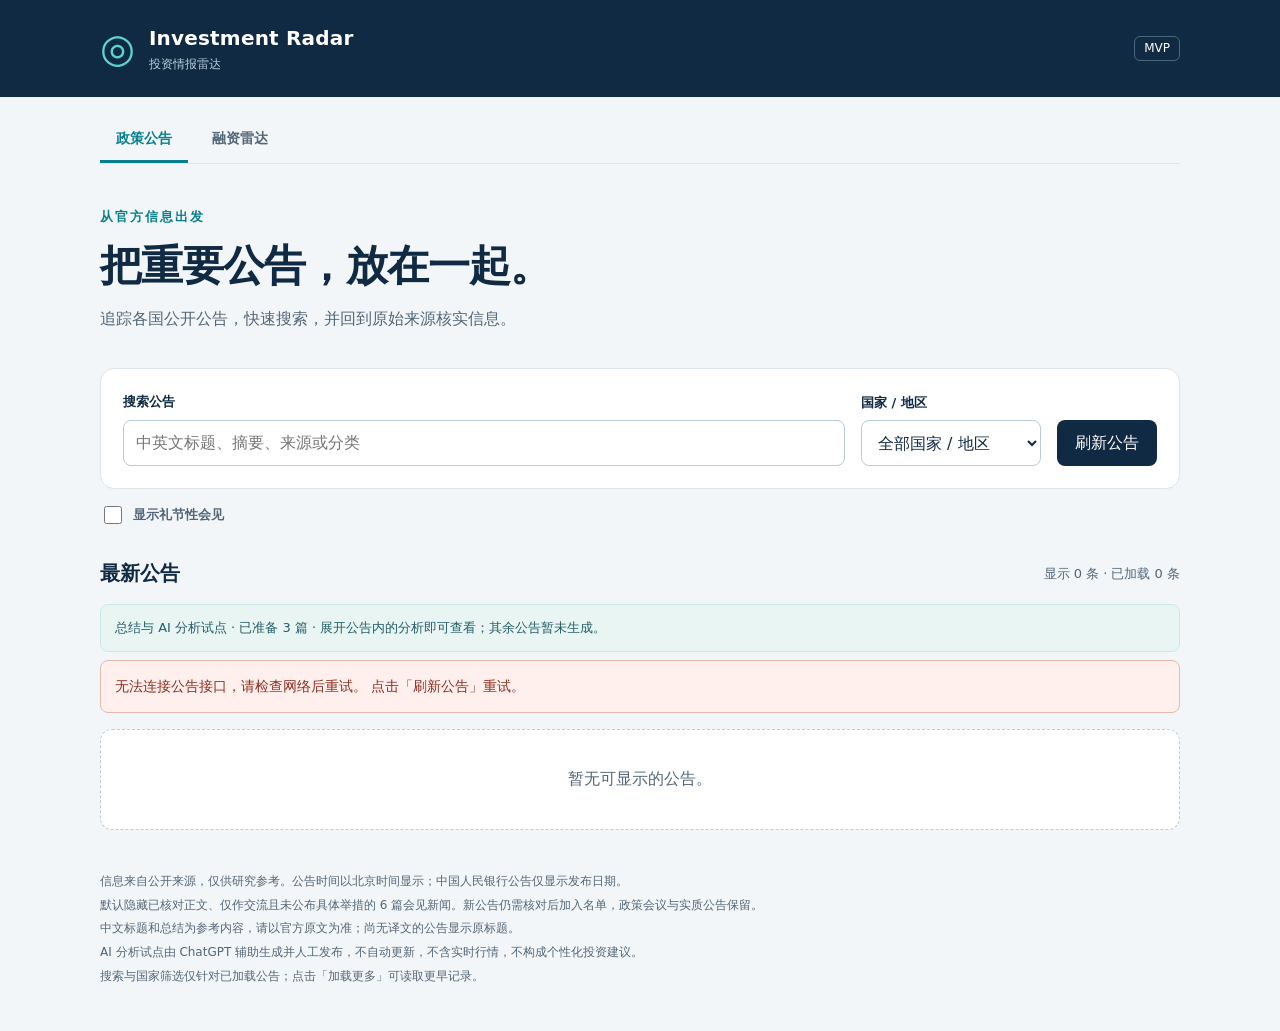
<file: index.html>
<!doctype html>
<html lang="zh-CN">
<head>
  <meta charset="utf-8">
  <meta name="viewport" content="width=device-width, initial-scale=1">
  <meta name="theme-color" content="#102a43">
  <meta name="description" content="Investment Radar：查看各国官方公告，搜索宏观与科技投资情报。">
  <title>Investment Radar · 投资情报雷达</title>
  <link rel="stylesheet" href="./styles.css?v=20261012-funding1">
  <script src="./app.js?v=20261012-filter1" defer></script>
</head>
<body>
  <header><div class="wrap brand"><span class="logo" aria-hidden="true">◎</span><div><strong>Investment Radar</strong><span>投资情报雷达</span></div><span class="badge">MVP</span></div></header>
  <main class="wrap">
    <nav class="section-nav" aria-label="信息版块"><a href="./index.html" aria-current="page">政策公告</a><a href="./funding.html">融资雷达</a></nav>
    <section class="intro"><p class="eyebrow">从官方信息出发</p><h1>把重要公告，放在一起。</h1><p>追踪各国公开公告，快速搜索，并回到原始来源核实信息。</p></section>
    <section class="toolbar" aria-label="公告筛选">
      <div class="field search"><label for="search">搜索公告</label><input id="search" type="search" placeholder="中英文标题、摘要、来源或分类" autocomplete="off"></div>
      <div class="field"><label for="country">国家 / 地区</label><select id="country"><option value="">全部国家 / 地区</option></select></div>
      <button id="refresh" type="button">刷新公告</button>
    </section>
    <label class="routine-toggle" for="show-routine"><input id="show-routine" type="checkbox">显示礼节性会见</label>
    <div class="results-heading"><h2>最新公告</h2><span id="count"></span></div>
    <p id="analysis-status" class="pilot-status" role="status" aria-live="polite">正在加载 3 篇总结与 AI 分析试点…</p>
    <p id="status" class="status" role="status" aria-live="polite">正在读取公告…</p>
    <section id="events" class="events" aria-label="公告列表"></section>
    <button id="more" type="button" hidden>加载更多</button>
    <footer><p>信息来自公开来源，仅供研究参考。公告时间以北京时间显示；中国人民银行公告仅显示发布日期。</p><p>默认隐藏已核对正文、仅作交流且未公布具体举措的 6 篇会见新闻。新公告仍需核对后加入名单，政策会议与实质公告保留。</p><p>中文标题和总结为参考内容，请以官方原文为准；尚无译文的公告显示原标题。</p><p>AI 分析试点由 ChatGPT 辅助生成并人工发布，不自动更新，不含实时行情，不构成个性化投资建议。</p><p>搜索与国家筛选仅针对已加载公告；点击「加载更多」可读取更早记录。</p></footer>
  </main>
</body>
</html>
</file>
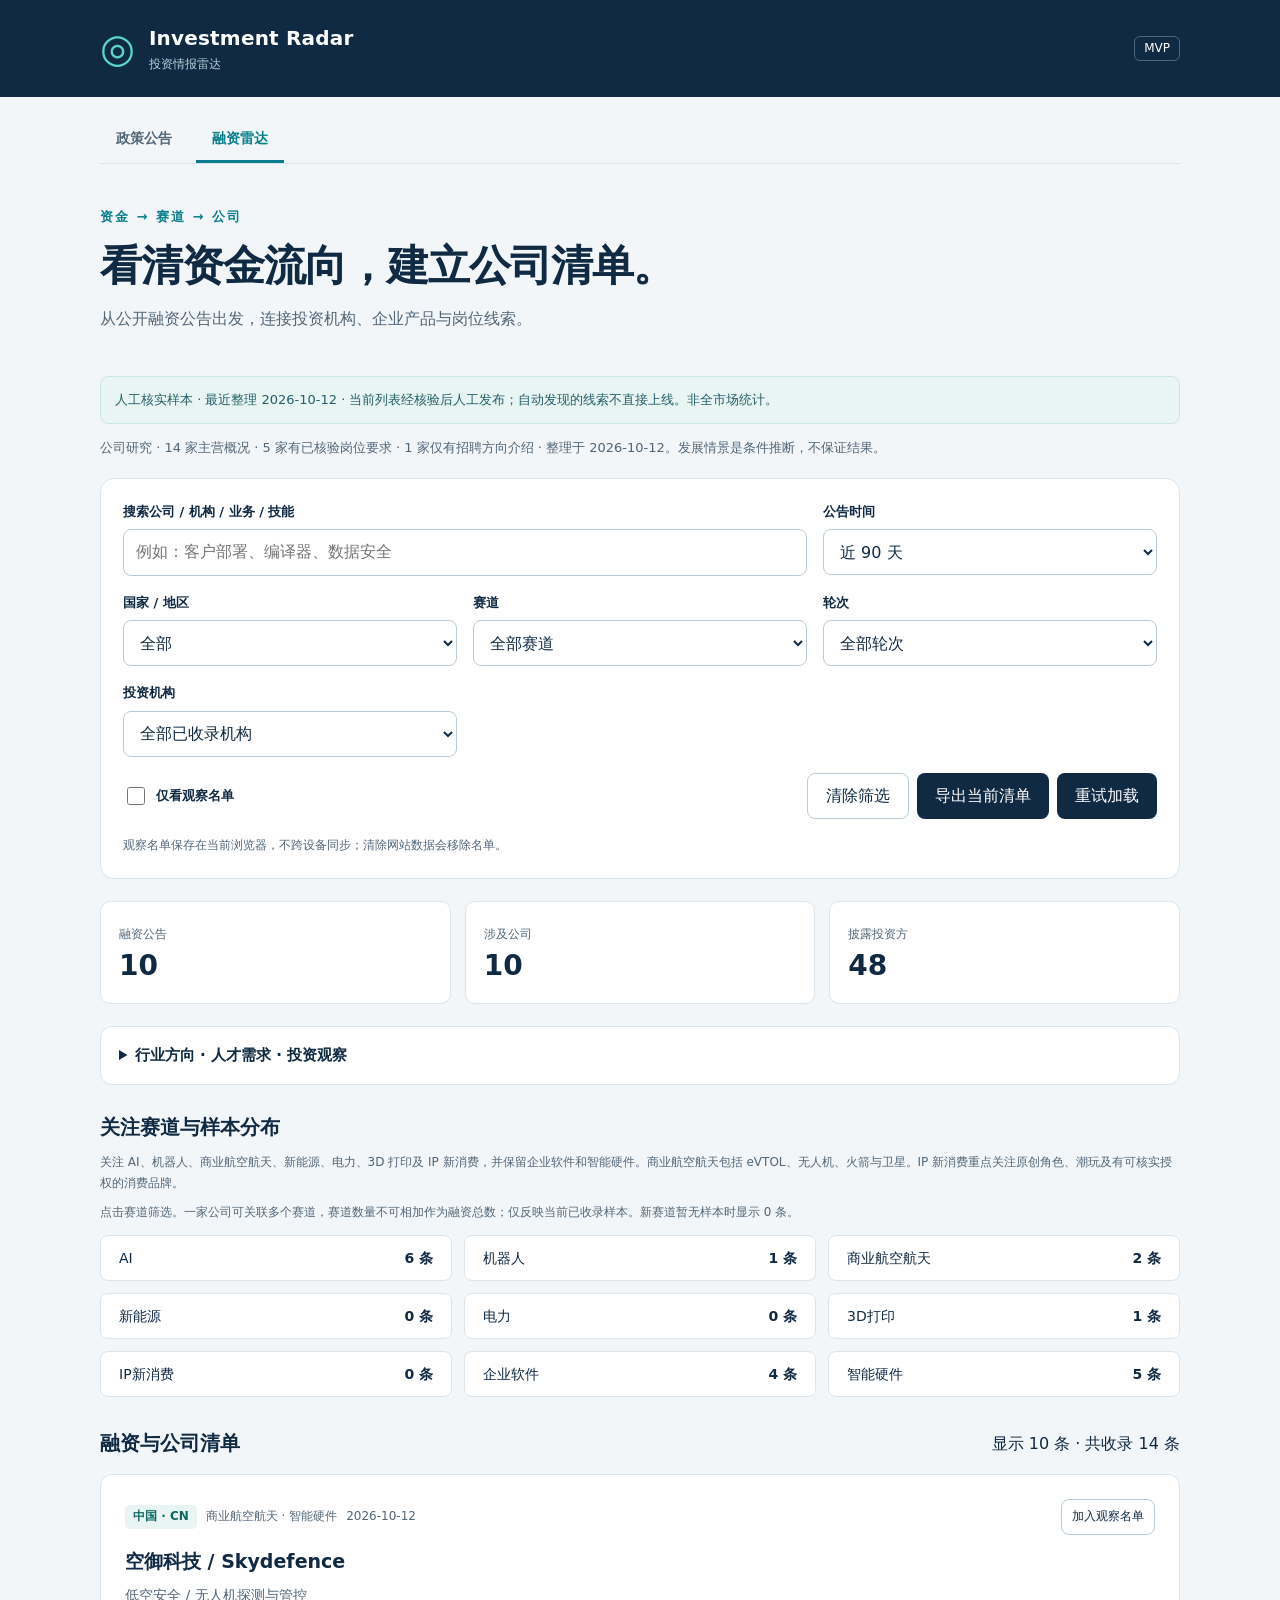
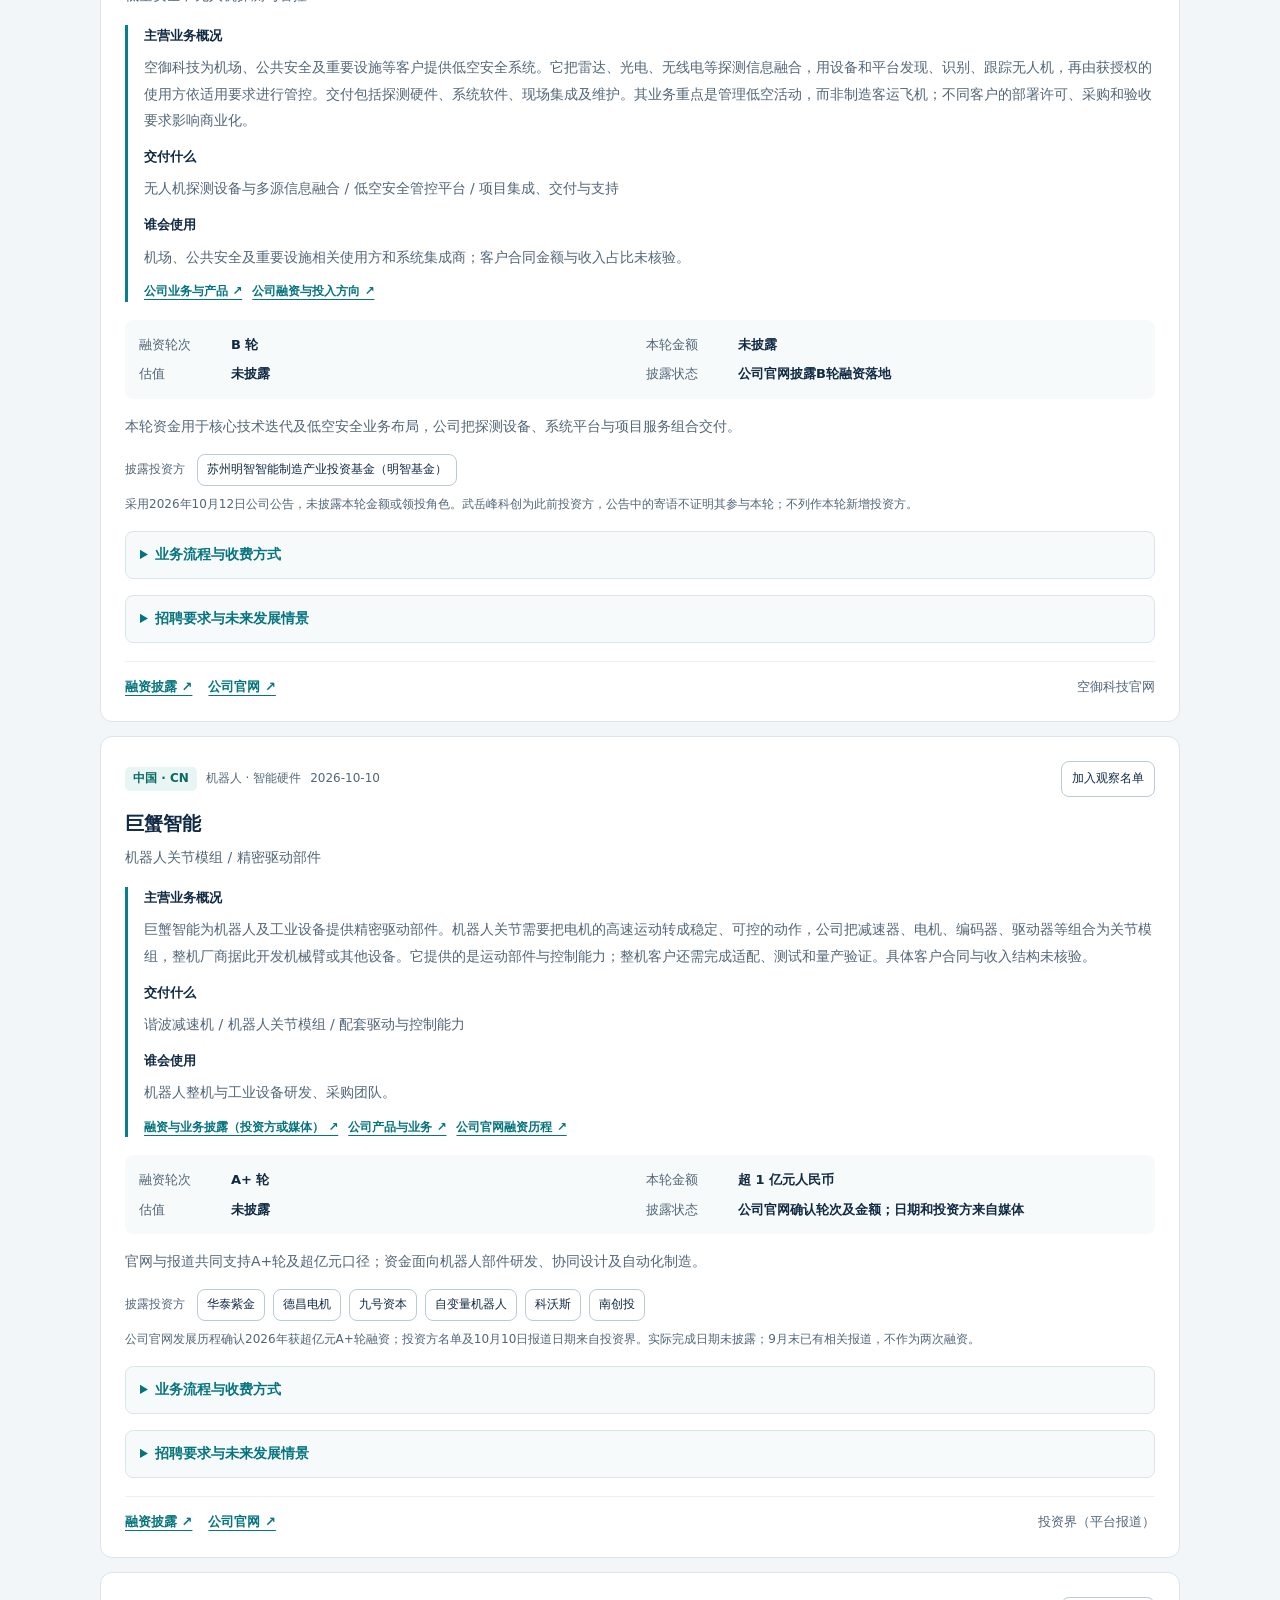
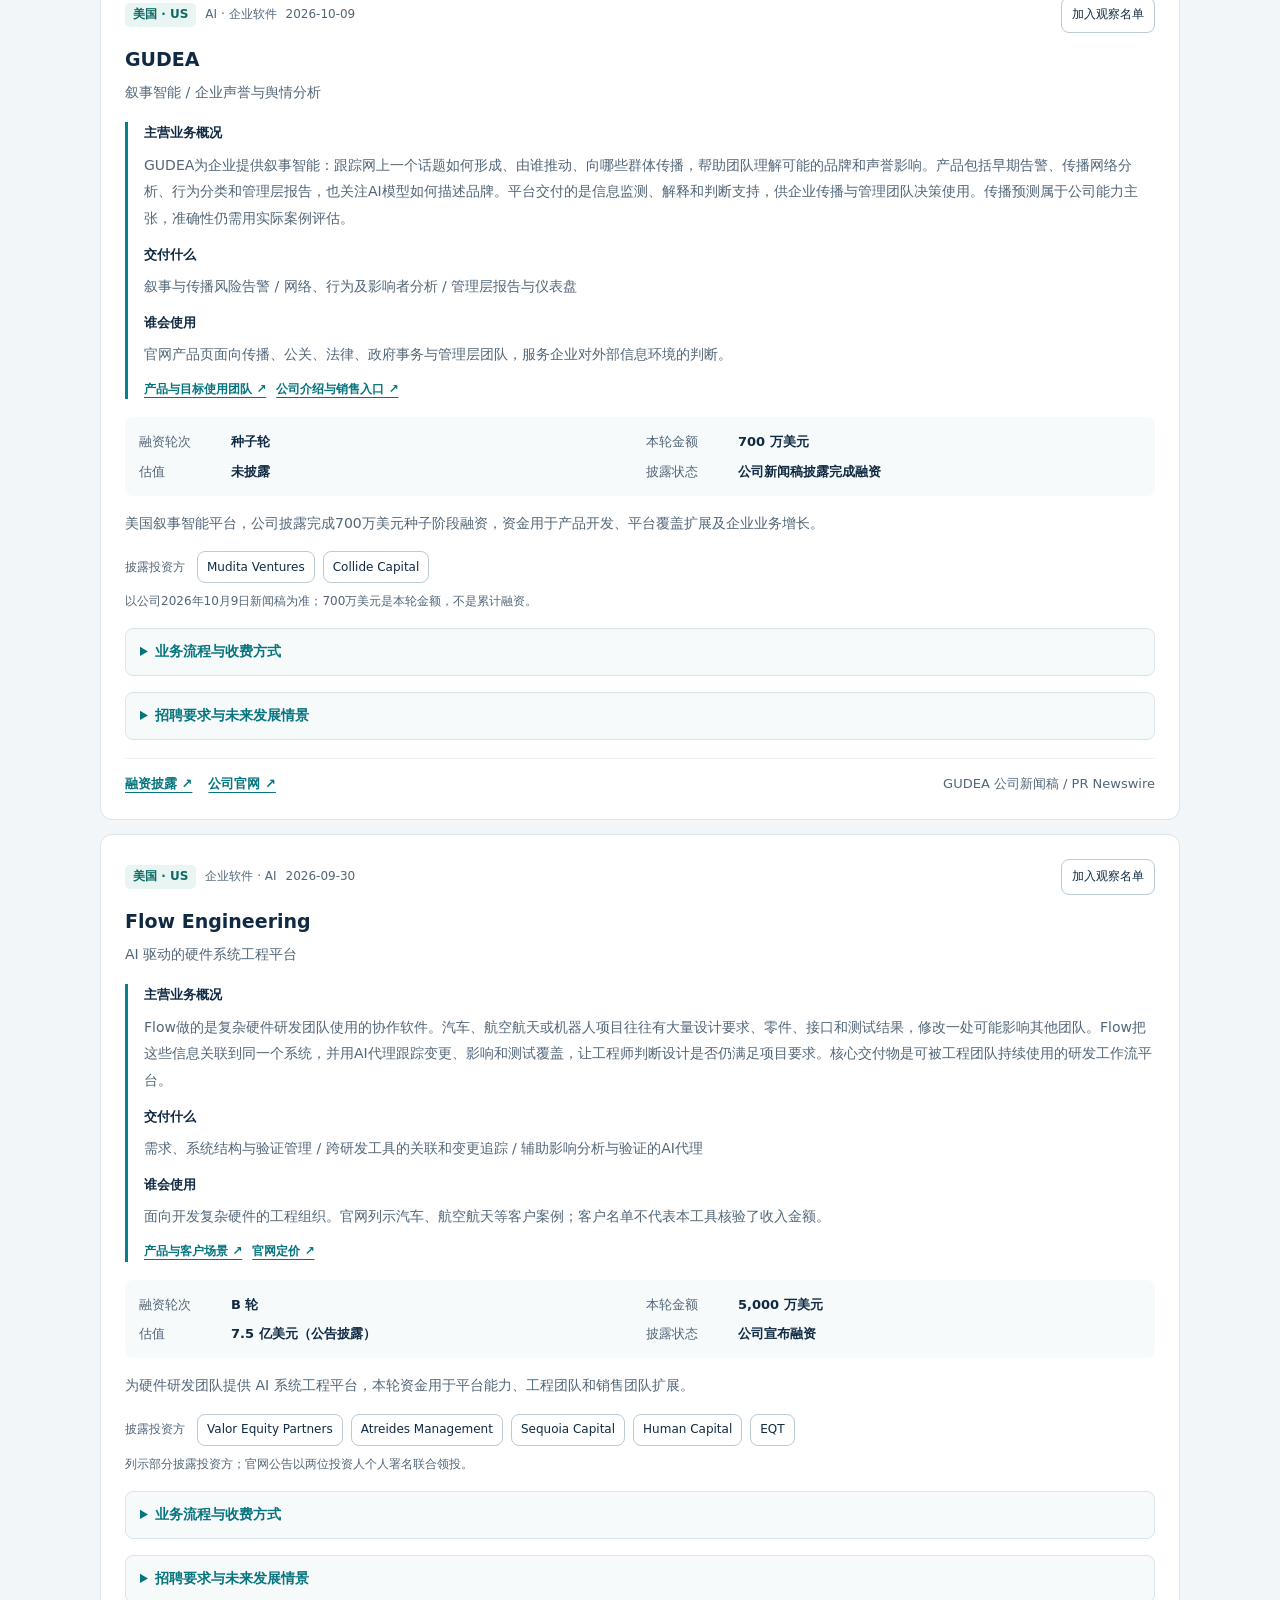
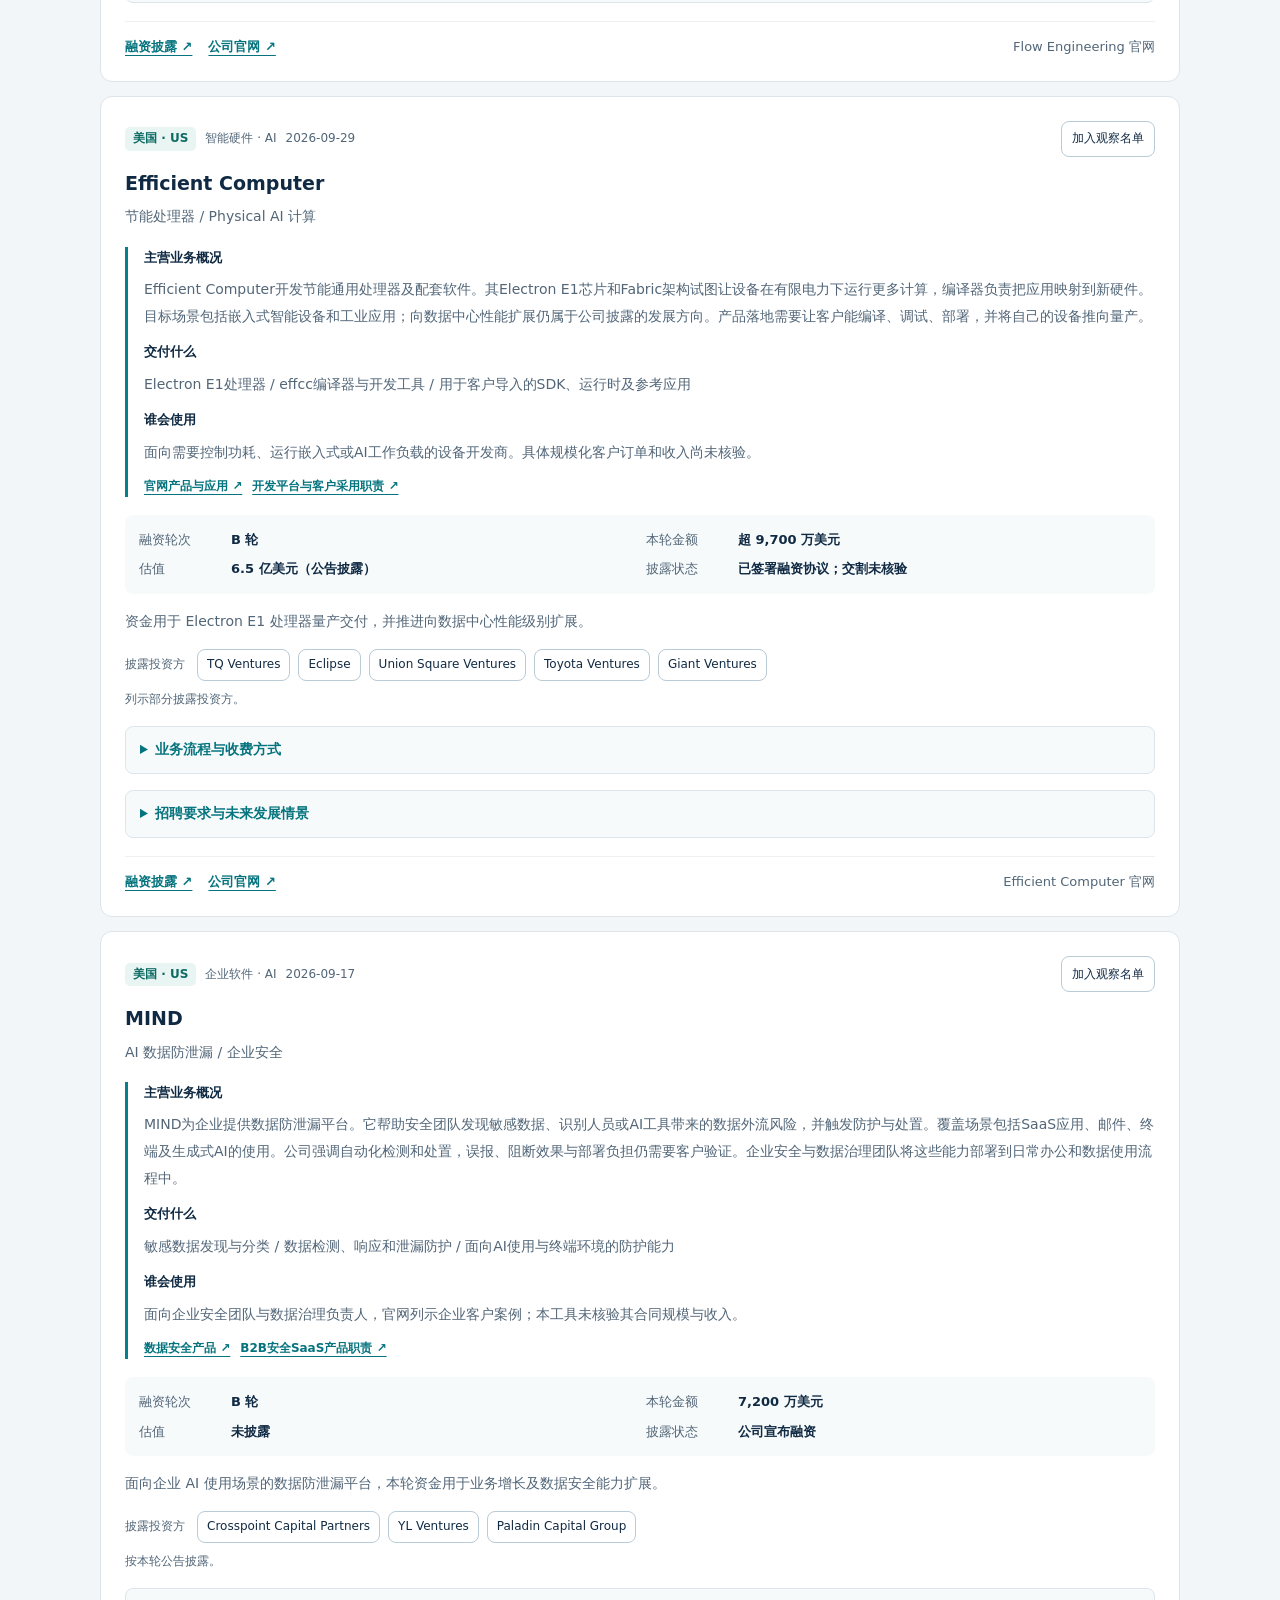
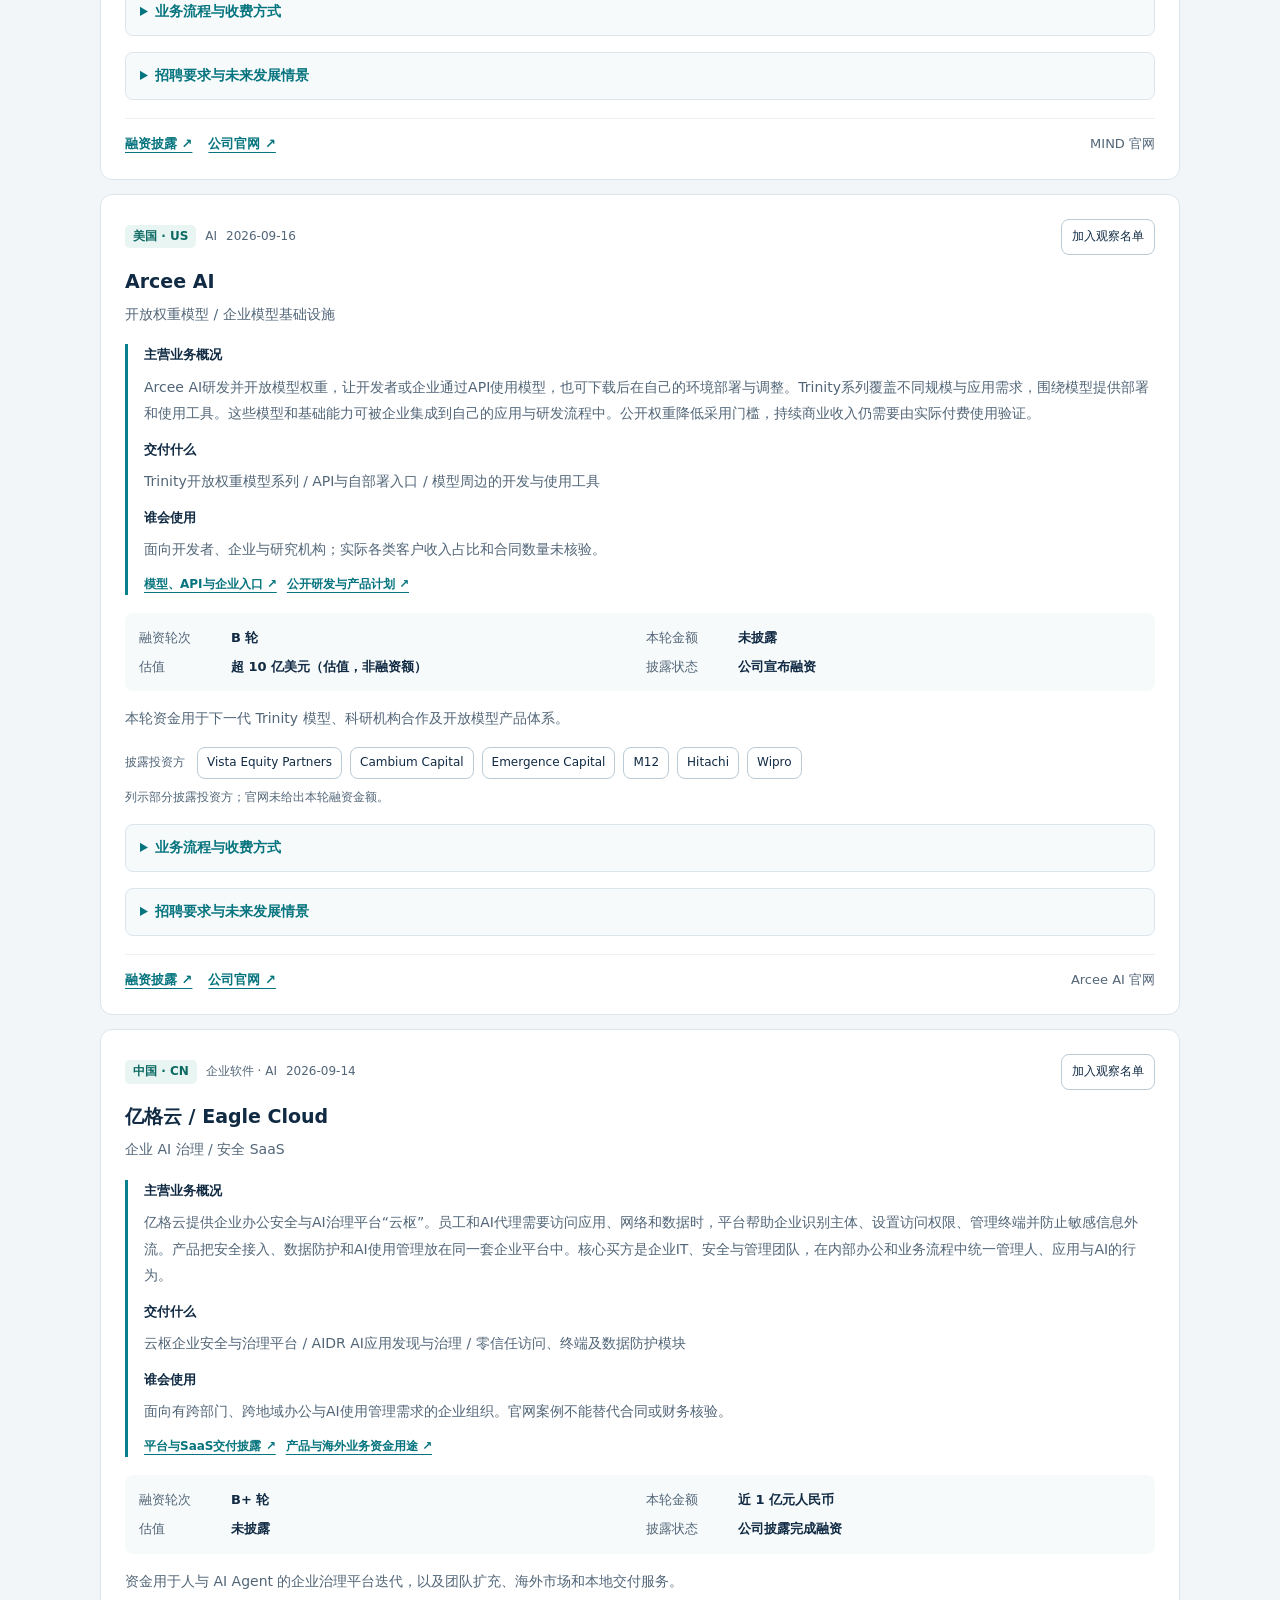
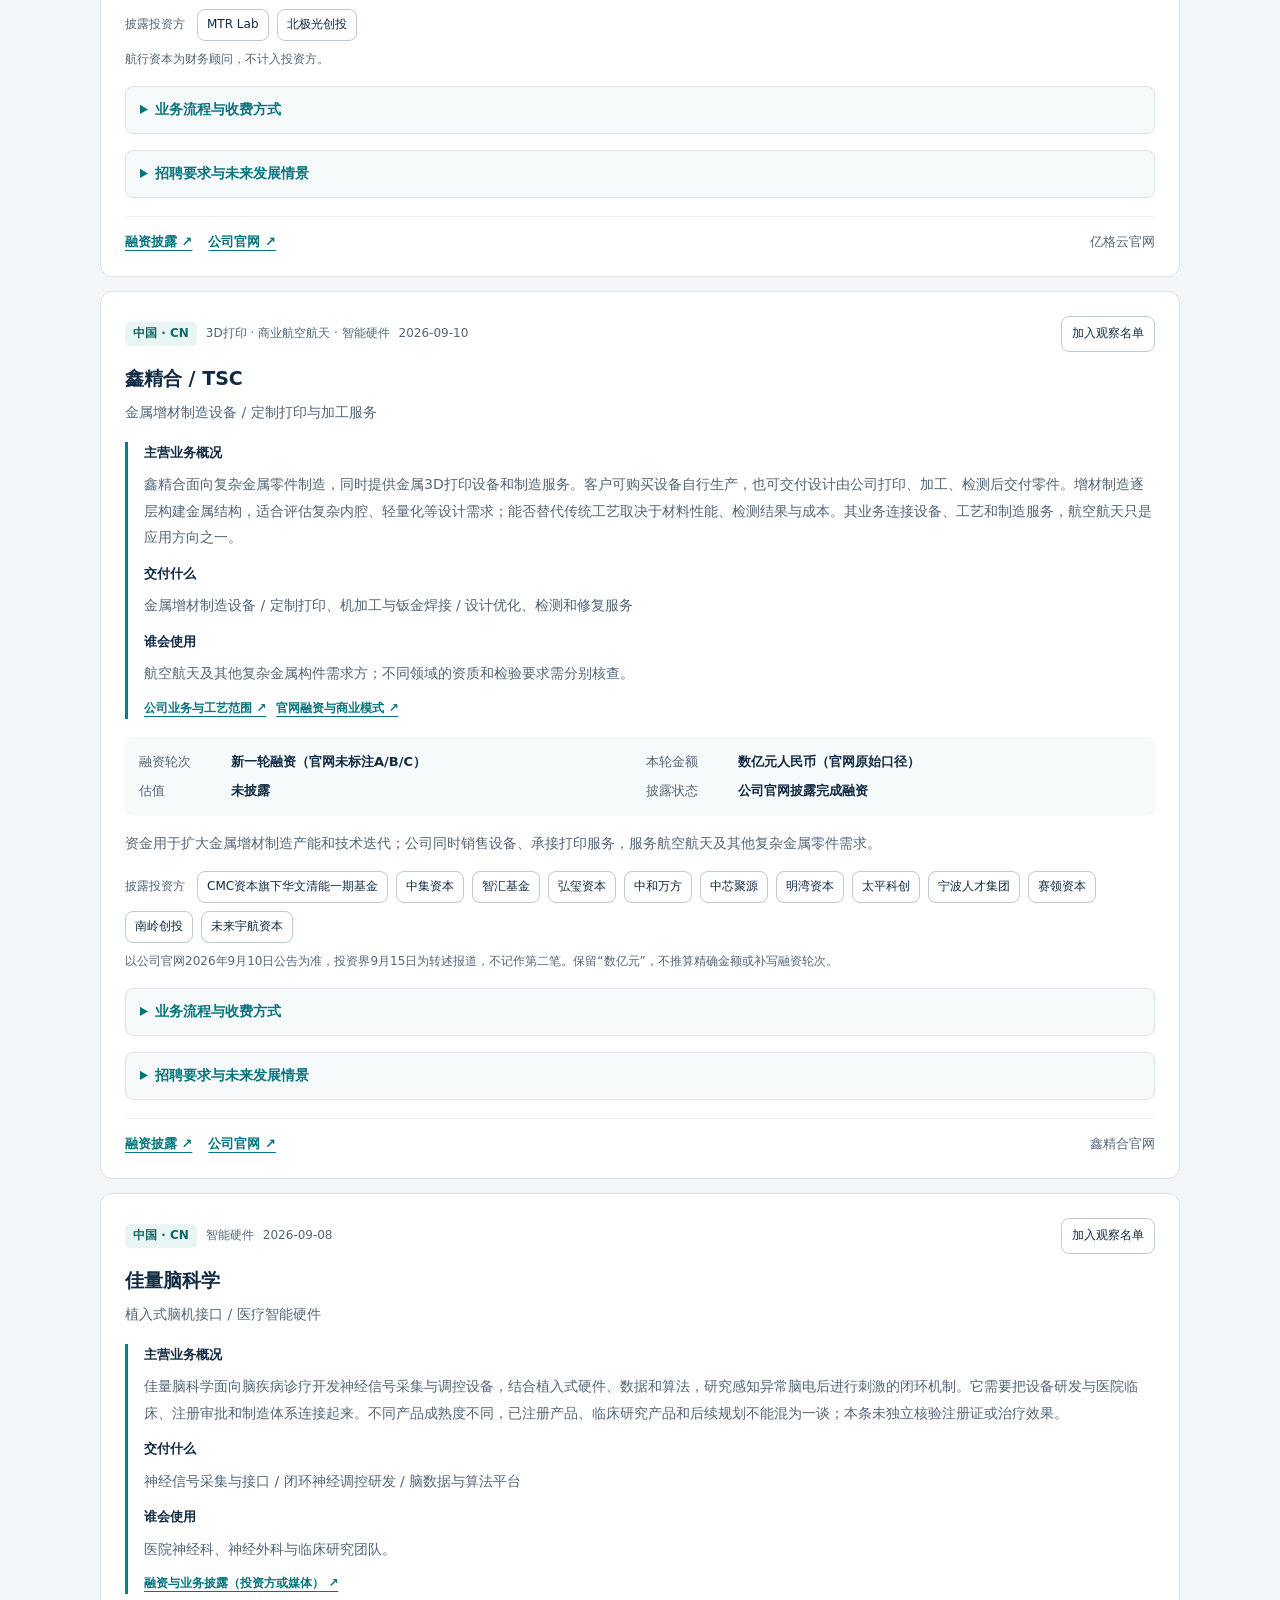
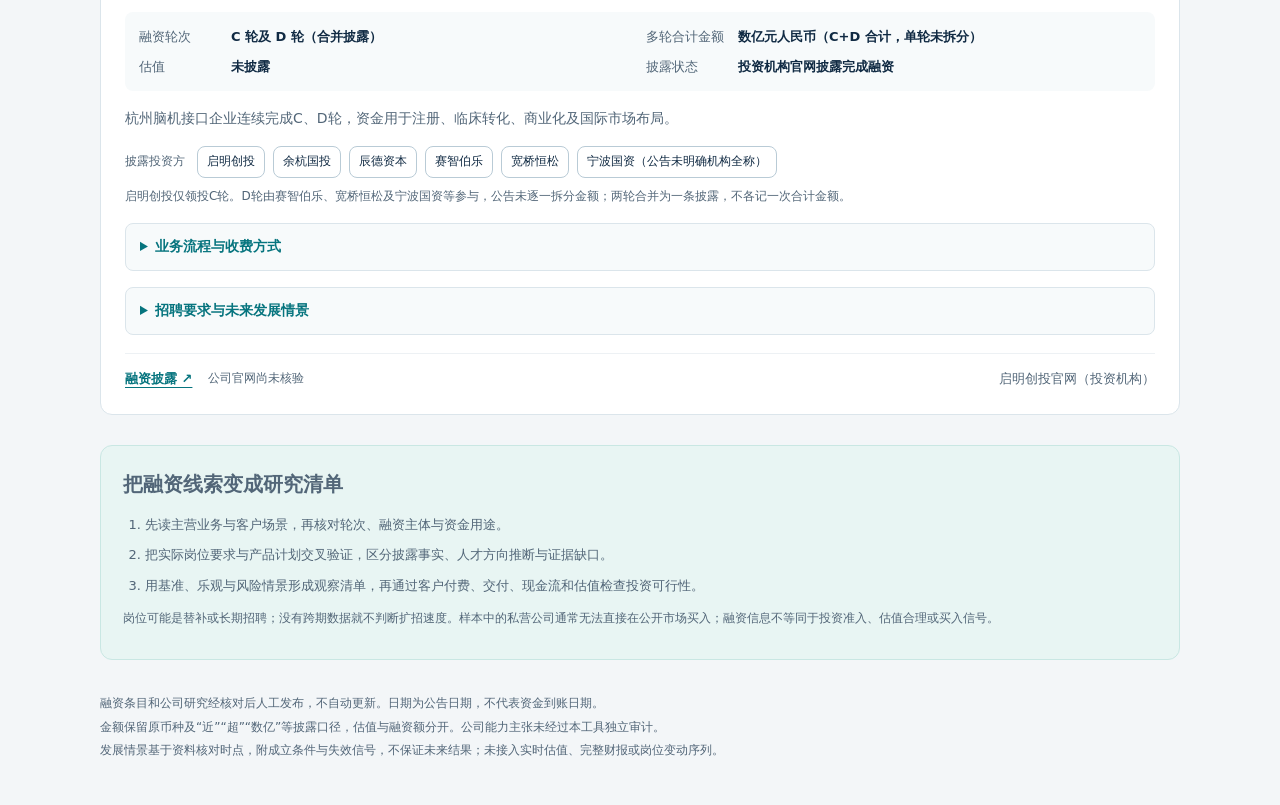
<file: funding.html>
<!doctype html>
<html lang="zh-CN">
<head>
  <meta charset="utf-8">
  <meta name="viewport" content="width=device-width, initial-scale=1">
  <meta name="theme-color" content="#102a43">
  <meta name="description" content="Investment Radar 融资雷达：按赛道、轮次和投资机构浏览中美科技融资，建立公司观察名单。">
  <title>融资雷达 · Investment Radar</title>
  <link rel="stylesheet" href="./styles.css?v=20261012-research1">
  <script src="./funding.js?v=20261012-frontier1" defer></script>
</head>
<body>
  <header><div class="wrap brand"><span class="logo" aria-hidden="true">◎</span><div><strong>Investment Radar</strong><span>投资情报雷达</span></div><span class="badge">MVP</span></div></header>
  <main class="wrap">
    <nav class="section-nav" aria-label="信息版块"><a href="./index.html">政策公告</a><a href="./funding.html" aria-current="page">融资雷达</a></nav>
    <section class="intro"><p class="eyebrow">资金 → 赛道 → 公司</p><h1>看清资金流向，建立公司清单。</h1><p>从公开融资公告出发，连接投资机构、企业产品与岗位线索。</p></section>
    <p id="funding-status" class="pilot-status" role="status" aria-live="polite">正在加载融资信息…</p>
    <p id="research-status" class="research-status" role="status" aria-live="polite">正在加载公司业务与招聘研究…</p>
    <section class="funding-toolbar" aria-label="融资筛选">
      <div class="field funding-search"><label for="funding-search">搜索公司 / 机构 / 业务 / 技能</label><input id="funding-search" type="search" placeholder="例如：客户部署、编译器、数据安全" autocomplete="off"></div>
      <div class="field"><label for="funding-period">公告时间</label><select id="funding-period"><option value="90">近 90 天</option><option value="30">近 30 天</option><option value="180">近 180 天</option><option value="all">全部已收录</option></select></div>
      <div class="field"><label for="funding-country">国家 / 地区</label><select id="funding-country"><option value="">全部</option><option value="CN">中国</option><option value="US">美国</option></select></div>
      <div class="field"><label for="funding-sector">赛道</label><select id="funding-sector"><option value="">全部赛道</option><option value="AI">AI</option><option value="机器人">机器人</option><option value="商业航空航天">商业航空航天</option><option value="新能源">新能源</option><option value="电力">电力</option><option value="3D打印">3D 打印</option><option value="IP新消费">IP 新消费</option><option value="企业软件">企业软件</option><option value="智能硬件">智能硬件</option></select></div>
      <div class="field"><label for="funding-round">轮次</label><select id="funding-round"><option value="">全部轮次</option><option value="ABC">A / B / C 系列</option><option value="A">A 系列</option><option value="B">B 系列（含 B+）</option><option value="C">C 系列</option><option value="OTHER">其他 / 未披露</option></select></div>
      <div class="field"><label for="funding-investor">投资机构</label><select id="funding-investor"><option value="">全部已收录机构</option></select></div>
      <div class="funding-actions"><label class="watch-toggle" for="funding-watch-only"><input id="funding-watch-only" type="checkbox">仅看观察名单</label><div><button id="funding-clear" type="button" class="secondary-button">清除筛选</button><button id="funding-export" type="button" disabled>导出当前清单</button><button id="funding-retry" type="button">重试加载</button></div></div>
      <p id="watch-notice" class="funding-note" role="status" aria-live="polite">观察名单保存在当前浏览器，不跨设备同步。</p>
    </section>
    <section class="funding-stats" aria-label="筛选结果统计"><div><span>融资公告</span><strong id="funding-stat-events">0</strong></div><div><span>涉及公司</span><strong id="funding-stat-companies">0</strong></div><div><span>披露投资方</span><strong id="funding-stat-investors">0</strong></div></section>
    <details class="industry-research"><summary>行业方向 · 人才需求 · 投资观察</summary><p class="funding-note">来自已收录公司样本的条件推断，不是全行业预测；以下观察不随筛选变化。</p><div id="industry-research-cards" class="industry-research-grid"></div></details>
    <section class="sector-section" aria-label="样本赛道分布"><h2>关注赛道与样本分布</h2><p class="funding-note">关注 AI、机器人、商业航空航天、新能源、电力、3D 打印及 IP 新消费，并保留企业软件和智能硬件。商业航空航天包括 eVTOL、无人机、火箭与卫星。IP 新消费重点关注原创角色、潮玩及有可核实授权的消费品牌。</p><p class="funding-note">点击赛道筛选。一家公司可关联多个赛道，赛道数量不可相加作为融资总数；仅反映当前已收录样本。新赛道暂无样本时显示 0 条。</p><div id="funding-sectors" class="sector-grid"></div></section>
    <div class="results-heading"><h2>融资与公司清单</h2><span id="funding-count" aria-live="polite"></span></div>
    <section id="funding-cards" class="events" aria-label="融资公告列表"></section>
    <aside class="funding-guide"><h2>把融资线索变成研究清单</h2><ol><li>先读主营业务与客户场景，再核对轮次、融资主体与资金用途。</li><li>把实际岗位要求与产品计划交叉验证，区分披露事实、人才方向推断与证据缺口。</li><li>用基准、乐观与风险情景形成观察清单，再通过客户付费、交付、现金流和估值检查投资可行性。</li></ol><p>岗位可能是替补或长期招聘；没有跨期数据就不判断扩招速度。样本中的私营公司通常无法直接在公开市场买入；融资信息不等同于投资准入、估值合理或买入信号。</p></aside>
    <footer><p>融资条目和公司研究经核对后人工发布，不自动更新。日期为公告日期，不代表资金到账日期。</p><p>金额保留原币种及“近”“超”“数亿”等披露口径，估值与融资额分开。公司能力主张未经过本工具独立审计。</p><p>发展情景基于资料核对时点，附成立条件与失效信号，不保证未来结果；未接入实时估值、完整财报或岗位变动序列。</p></footer>
  </main>
</body>
</html>
</file>
<file: styles.css>
:root{color-scheme:light;--ink:#102a43;--muted:#526678;--accent:#087f8c;--line:#dbe5eb;--paper:#fff;--bg:#f3f6f8}*{box-sizing:border-box}body{margin:0;background:var(--bg);font-family:system-ui,-apple-system,"Segoe UI","Microsoft YaHei",sans-serif;color:var(--ink);line-height:1.65}.wrap{width:min(1080px,calc(100% - 40px));margin:auto}header{background:var(--ink);color:#fff}.brand{display:flex;align-items:center;gap:14px;padding:22px 0}.brand strong{display:block;font-size:20px;letter-spacing:.2px}.brand div>span{display:block;font-size:12px;color:#bbd0dd}.logo{font-size:40px;line-height:1;color:#5ad4cd}.badge{margin-left:auto;border:1px solid #4a677d;border-radius:6px;padding:2px 9px;font-size:12px}.intro{padding:42px 0 28px}.eyebrow{color:var(--accent);font-weight:700;font-size:13px;letter-spacing:2px;margin:0}h1{font-size:clamp(27px,4vw,42px);letter-spacing:-1px;line-height:1.3;margin:12px 0}p{margin:8px 0}.intro>p:last-child{color:var(--muted)}.toolbar{display:flex;gap:16px;align-items:end;background:#fff;padding:22px;border:1px solid var(--line);border-radius:14px}.field{min-width:180px}.search{flex:1;min-width:0}label{display:block;font-size:13px;font-weight:600;margin-bottom:7px}input,select,button{font:inherit;border-radius:8px;min-height:46px}input,select{width:100%;border:1px solid #b9cbd6;padding:9px 12px;background:#fff;color:var(--ink)}button{background:var(--ink);color:#fff;border:0;padding:9px 18px;cursor:pointer;white-space:nowrap}button:disabled{opacity:.6;cursor:wait}a:focus-visible,input:focus-visible,select:focus-visible,button:focus-visible{outline:3px solid #16a6ac;outline-offset:3px}.results-heading{display:flex;align-items:center;justify-content:space-between;gap:12px;margin:30px 0 14px}h2{font-size:20px;margin:0}#count{font-size:13px;color:var(--muted)}.status{padding:14px 0;color:var(--muted);font-size:14px}.status.error{background:#fff0ed;border:1px solid #e9b8ad;border-radius:8px;padding:14px;color:#8d2f21}.events{display:grid;gap:14px}.card{padding:24px;background:var(--paper);border:1px solid var(--line);border-radius:12px}.meta{display:flex;flex-wrap:wrap;align-items:center;gap:9px;font-size:12px;color:var(--muted)}.tag{border-radius:5px;padding:2px 8px;background:#e8f5f3;color:#0d6a63;font-weight:600}.card h3{font-size:19px;line-height:1.5;margin:12px 0 8px;overflow-wrap:anywhere}.summary{font-size:14px;color:var(--muted);white-space:pre-line;overflow-wrap:anywhere}.card-bottom{display:flex;justify-content:space-between;align-items:center;gap:16px;border-top:1px solid #edf1f4;margin-top:18px;padding-top:14px;font-size:13px}.source{color:var(--muted)}a{color:#06747e;text-underline-offset:4px;font-weight:600}.empty{background:#fff;border:1px dashed #b9cbd6;padding:36px 20px;text-align:center;border-radius:12px;color:var(--muted)}#more{display:block;margin:22px auto}#more[hidden]{display:none}footer{font-size:12px;color:var(--muted);padding:30px 0 40px}footer p{margin:4px 0}@media(max-width:600px){.wrap{width:calc(100% - 28px)}.brand{padding:17px 0}.intro{padding:30px 0 22px}.toolbar{flex-wrap:wrap;padding:16px;gap:12px}.search{flex-basis:100%}.field:not(.search){flex:1;min-width:0}.toolbar button{padding:9px 12px}.card{padding:18px}.card h3{font-size:17px}.card-bottom{align-items:start}.results-heading{margin-top:24px}}
.original-title{font-size:13px;line-height:1.6;color:var(--muted);margin:4px 0 12px;overflow-wrap:anywhere}@media(max-width:600px){.original-title{font-size:12px}.source{overflow-wrap:anywhere}}
.pilot-status{font-size:13px;color:#245f68;background:#e8f5f3;border:1px solid #c9e7e3;border-radius:8px;padding:12px 14px;line-height:1.7}.pilot-summary{border-left:3px solid var(--accent);padding-left:14px;margin:18px 0}.pilot-summary h4,.pilot-analysis h4{font-size:13px;margin:14px 0 6px;color:var(--ink)}.pilot-summary p,.pilot-analysis p,.analysis-list{font-size:14px;color:var(--muted);line-height:1.85;overflow-wrap:anywhere}.pilot-analysis{background:#f7fafb;border:1px solid var(--line);border-radius:8px;padding:0 14px;margin-top:16px}.pilot-analysis>summary{min-height:46px;cursor:pointer;padding:11px 0;font-size:14px;font-weight:600;color:#06747e}.pilot-analysis[open]{padding-bottom:14px}.pilot-analysis>summary:focus-visible{outline:3px solid #16a6ac;outline-offset:3px}.pilot-analysis .analysis-meta{font-size:12px;margin-top:4px}.analysis-list{padding-left:22px;margin:6px 0}.analysis-list li{margin:5px 0}.pilot-analysis .analysis-limits{font-size:13px}@media(max-width:600px){.pilot-summary{padding-left:11px}.pilot-summary p,.pilot-analysis p,.analysis-list{font-size:13px}}
.routine-toggle{display:flex;align-items:center;gap:8px;margin:14px 0 0;font-size:13px;color:var(--muted);cursor:pointer}.routine-toggle input{width:18px;height:18px;min-height:18px;accent-color:var(--accent)}.routine-tag{font-size:12px;color:#687782;background:#edf1f4;border-radius:5px;padding:2px 8px}.results-heading{flex-wrap:wrap}
.section-nav{display:flex;gap:8px;border-bottom:1px solid var(--line);padding-top:20px}.section-nav a{display:block;padding:10px 16px;text-decoration:none;font-size:14px;color:var(--muted);border-bottom:3px solid transparent}.section-nav a[aria-current="page"]{color:var(--accent);border-bottom-color:var(--accent)}.funding-toolbar{background:#fff;border:1px solid var(--line);padding:22px;border-radius:14px;display:grid;grid-template-columns:repeat(3,minmax(0,1fr));gap:16px;margin-top:18px}.funding-toolbar .field{min-width:0}.funding-search{grid-column:span 2}.funding-actions{grid-column:1/-1;display:flex;justify-content:space-between;gap:14px;align-items:center;flex-wrap:wrap}.funding-actions>div{display:flex;flex-wrap:wrap;gap:8px}.secondary-button,.watch-button,.investor-chip{background:#fff;color:var(--ink);border:1px solid #b9cbd6}.watch-toggle{display:flex;align-items:center;gap:8px;margin:0;font-size:13px;cursor:pointer}.watch-toggle input{width:18px;height:18px;min-height:18px;accent-color:var(--accent)}.funding-note{font-size:12px;color:var(--muted);line-height:1.75}.funding-toolbar>.funding-note{grid-column:1/-1;margin:0}.funding-stats{display:grid;grid-template-columns:repeat(3,minmax(0,1fr));gap:14px;margin:22px 0}.funding-stats>div{background:#fff;border:1px solid var(--line);border-radius:10px;padding:18px}.funding-stats span{font-size:12px;color:var(--muted)}.funding-stats strong{display:block;font-size:28px;line-height:1.4}.sector-section{margin:26px 0}.sector-grid{display:grid;grid-template-columns:repeat(3,minmax(0,1fr));gap:12px;margin-top:12px}.sector-button{display:flex;justify-content:space-between;align-items:center;gap:8px;background:#fff;border:1px solid var(--line);color:var(--ink);font-size:14px;white-space:normal}.sector-button[aria-pressed="true"]{background:#e8f5f3;border-color:var(--accent)}.watch-button{margin-left:auto;min-height:36px;padding:4px 10px;font-size:12px}.watch-button[aria-pressed="true"]{background:#e8f5f3;border-color:var(--accent);color:#0d6a63}.funding-subsector{font-size:14px;color:var(--muted);margin-top:0}.funding-facts{display:grid;grid-template-columns:80px minmax(0,1fr) 80px minmax(0,1fr);gap:8px 12px;font-size:13px;background:#f7fafb;border-radius:8px;padding:14px;margin:16px 0}.funding-facts dt{color:var(--muted)}.funding-facts dd{margin:0;font-weight:600;overflow-wrap:anywhere}.investor-chips{display:flex;gap:8px;flex-wrap:wrap;align-items:center;margin-top:16px}.funding-label{font-size:12px;color:var(--muted);margin-right:4px}.investor-chip{font-size:12px;padding:3px 9px;min-height:32px;white-space:normal;overflow-wrap:anywhere}.funding-links{flex-wrap:wrap;justify-content:flex-start;font-size:13px}.funding-links .source{margin-left:auto}.funding-guide{background:#e8f5f3;border:1px solid #c9e7e3;padding:22px;border-radius:12px;margin-top:30px;font-size:13px;color:var(--muted)}.funding-guide ol{padding-left:22px}.funding-guide li{margin:9px 0}.funding-guide p{font-size:12px}button[hidden]{display:none}@media(max-width:600px){.funding-toolbar{grid-template-columns:repeat(2,minmax(0,1fr));padding:16px;gap:12px}.funding-search{grid-column:1/-1}.funding-toolbar .field:last-of-type{grid-column:1/-1}.funding-actions{align-items:flex-start}.funding-actions>div{width:100%}.funding-actions button{flex:1;font-size:12px;padding:8px}.funding-stats{gap:8px}.funding-stats>div{padding:12px}.funding-stats strong{font-size:25px}.sector-grid{gap:8px}.sector-button{padding:10px;font-size:12px;flex-wrap:wrap}.funding-facts{grid-template-columns:70px minmax(0,1fr);gap:7px 10px;padding:12px}.watch-button{white-space:normal}.funding-links .source{flex-basis:100%;margin-left:0}.funding-card .meta{row-gap:8px}.funding-guide{padding:18px}}
.research-status{font-size:13px;line-height:1.8;color:var(--muted);margin:12px 0}.business-overview{border-left:3px solid var(--accent);padding-left:16px;margin:18px 0}.business-overview h4{font-size:13px;margin:12px 0 5px}.business-overview p{font-size:14px;line-height:1.9;color:var(--muted);overflow-wrap:anywhere}.research-sources{display:flex;gap:10px;flex-wrap:wrap;margin:12px 0;font-size:12px}.research-sources a{overflow-wrap:anywhere}.research-list{padding-left:20px;font-size:14px;line-height:1.85;color:var(--muted);margin:6px 0 12px}.research-list li{margin:5px 0}.job-evidence{border-left:2px solid #b9cbd6;padding-left:12px;margin:18px 0}.job-evidence>a{font-size:12px}.evidence-label{background:#e8f5f3;padding:8px 10px;border-radius:6px;font-size:12px!important;color:#245f68!important}.forecast-heading{border-top:1px solid var(--line);padding-top:16px;margin-top:20px!important}.industry-research{background:#fff;border:1px solid var(--line);padding:0 18px;border-radius:12px;margin:20px 0}.industry-research>summary{padding:16px 0;font-size:15px;font-weight:600;cursor:pointer;color:var(--ink)}.industry-research>summary:focus-visible{outline:3px solid #16a6ac;outline-offset:3px}.industry-research-grid{display:grid;grid-template-columns:repeat(3,minmax(0,1fr));gap:14px;padding:14px 0 20px}.industry-research-card{padding:14px;background:#f7fafb;border:1px solid var(--line);border-radius:8px}.industry-research-card h3{font-size:15px;line-height:1.6;margin:0 0 10px}.industry-research-card h4{font-size:12px;margin:14px 0 5px}.industry-research-card p{font-size:13px;line-height:1.8;color:var(--muted)}.industry-research-card .research-list{font-size:13px}.company-detail p{line-height:1.9}@media(max-width:700px){.industry-research-grid{grid-template-columns:1fr}.business-overview{padding-left:12px}.business-overview p,.research-list{font-size:13px}.industry-research{padding:0 14px}.job-evidence{padding-left:10px}}
</file>
